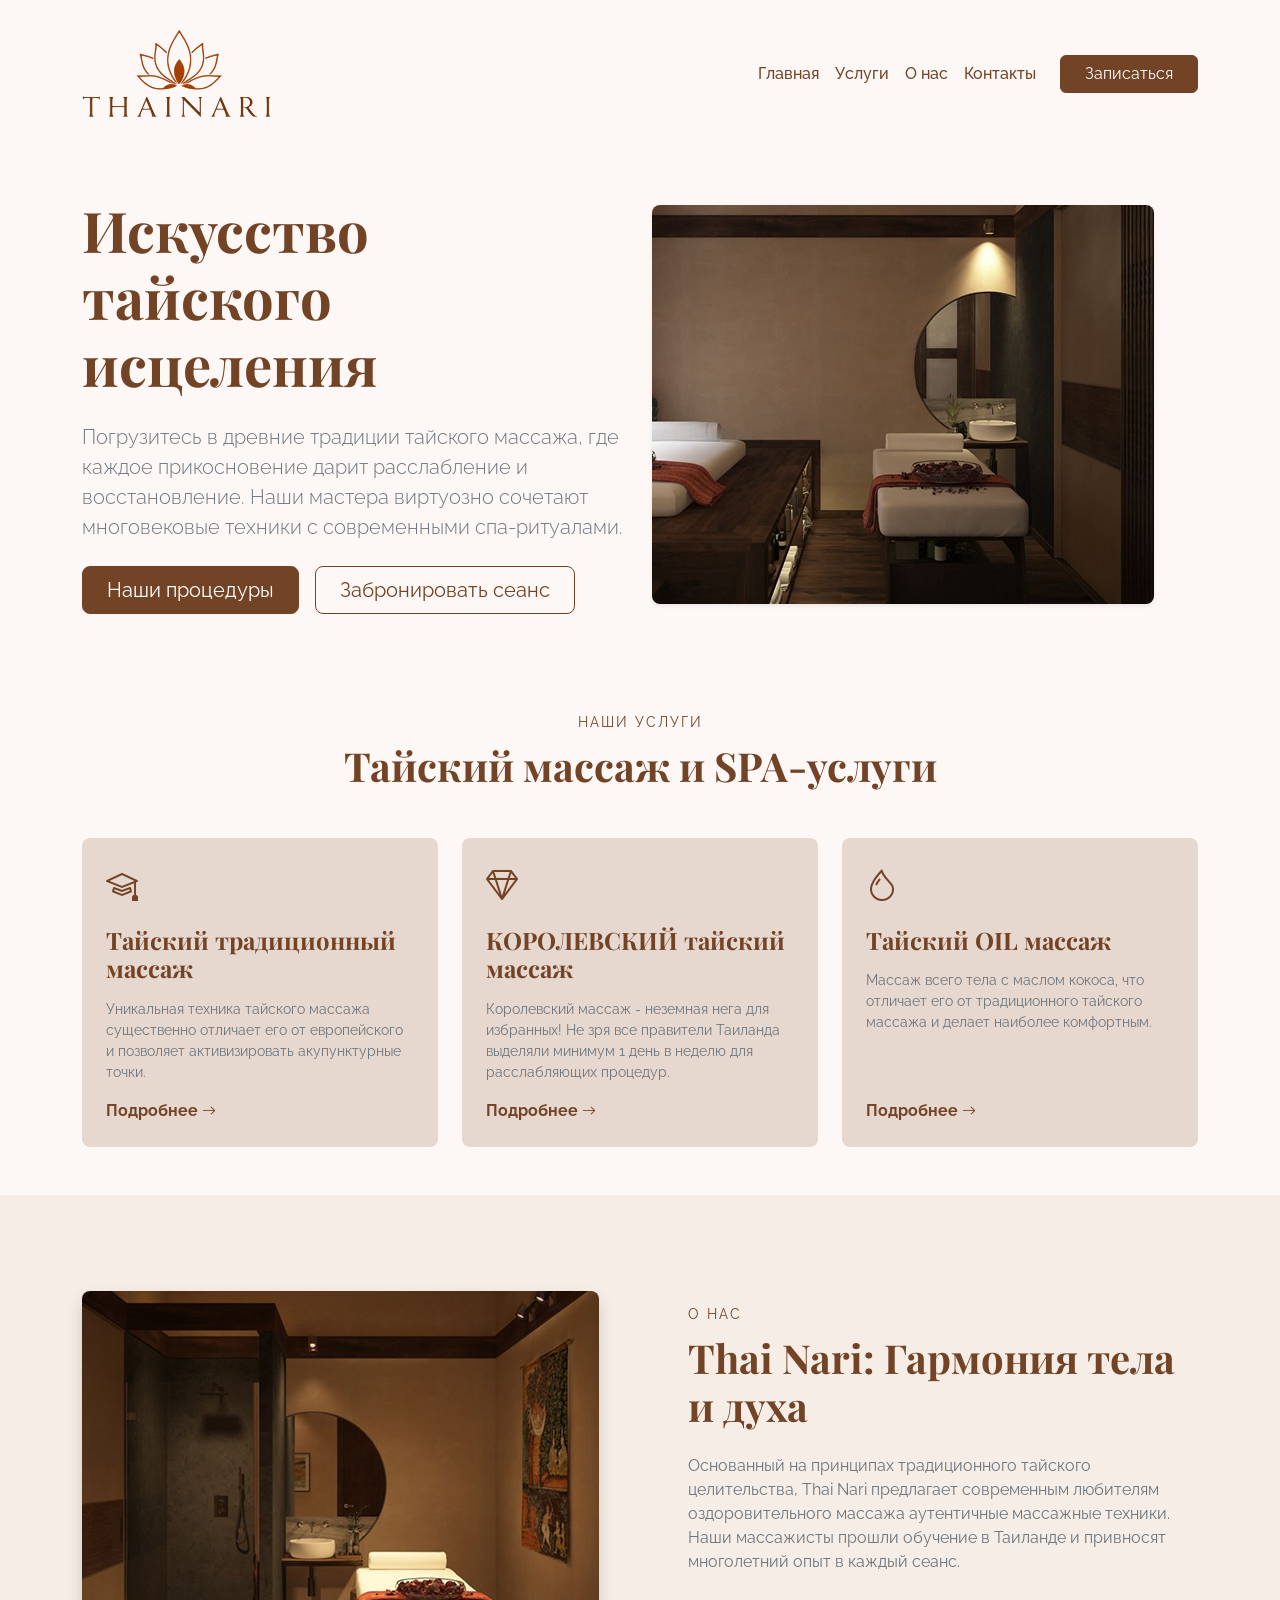
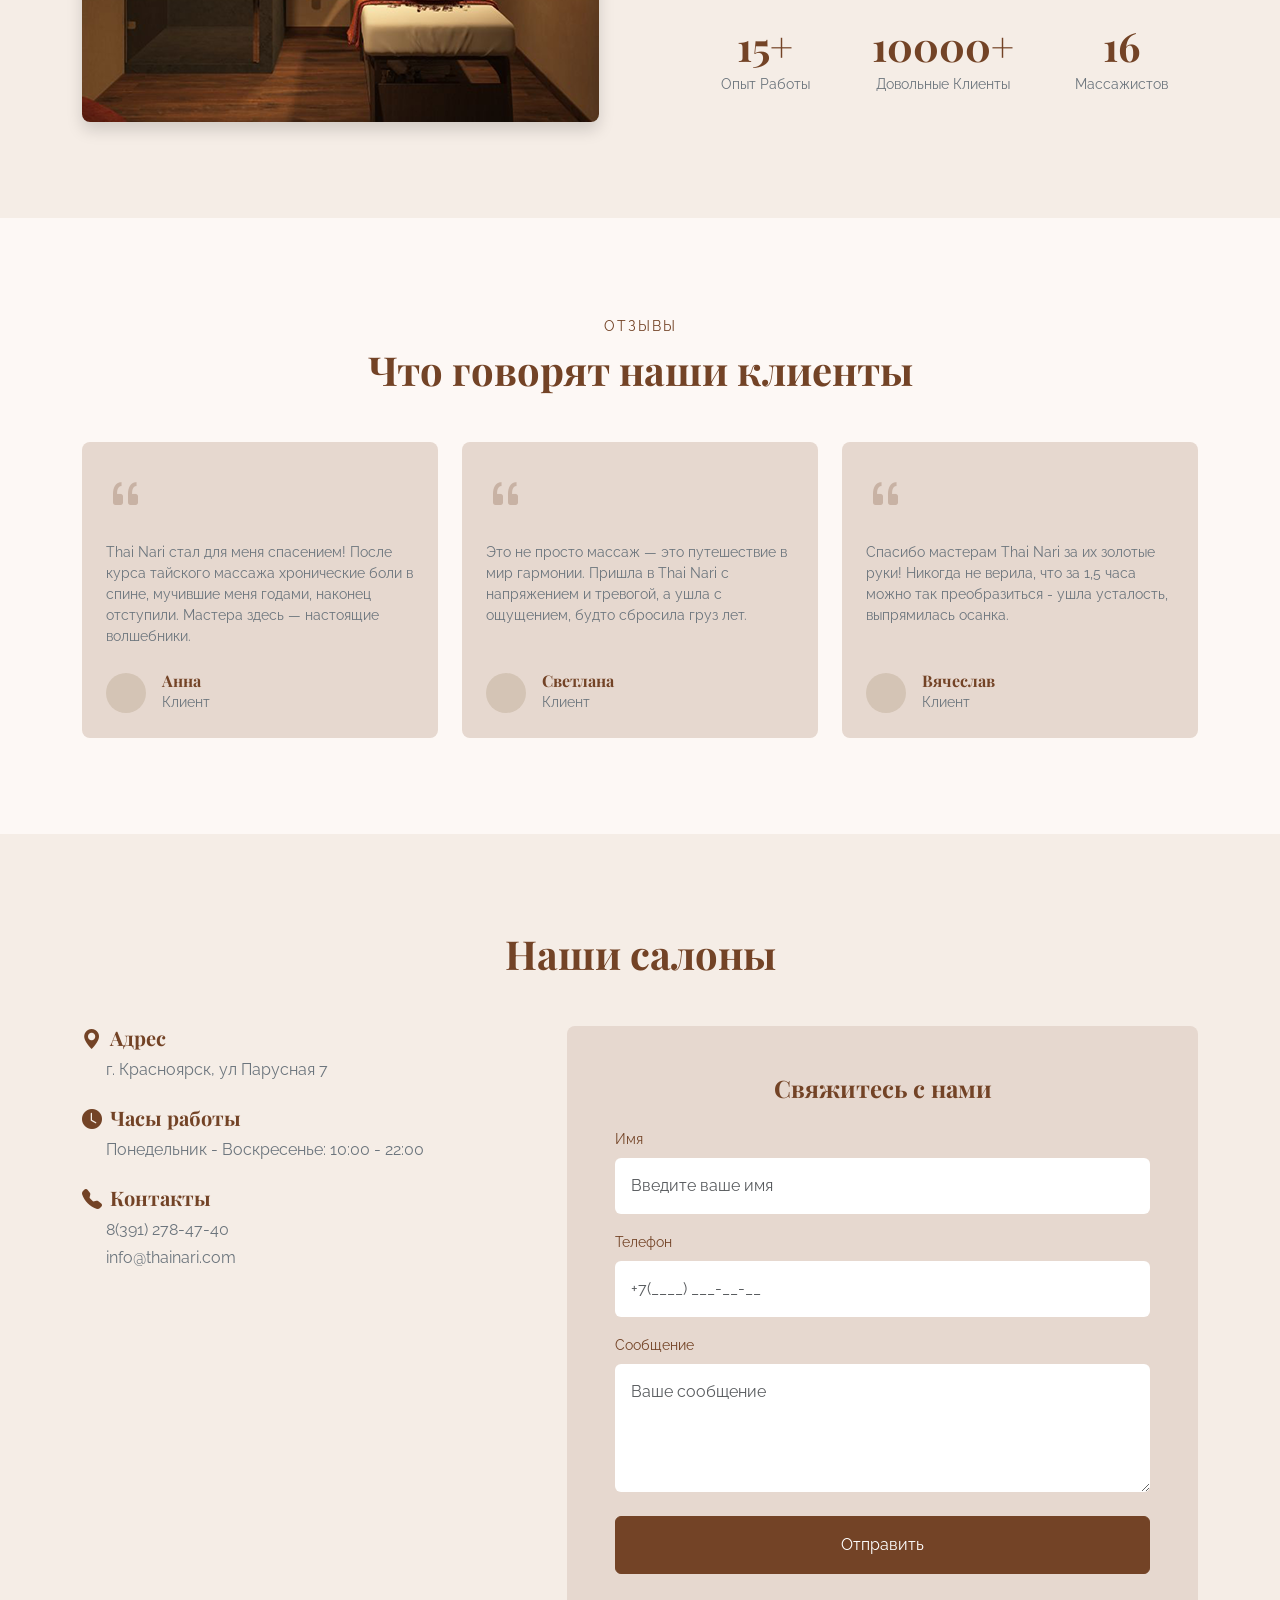
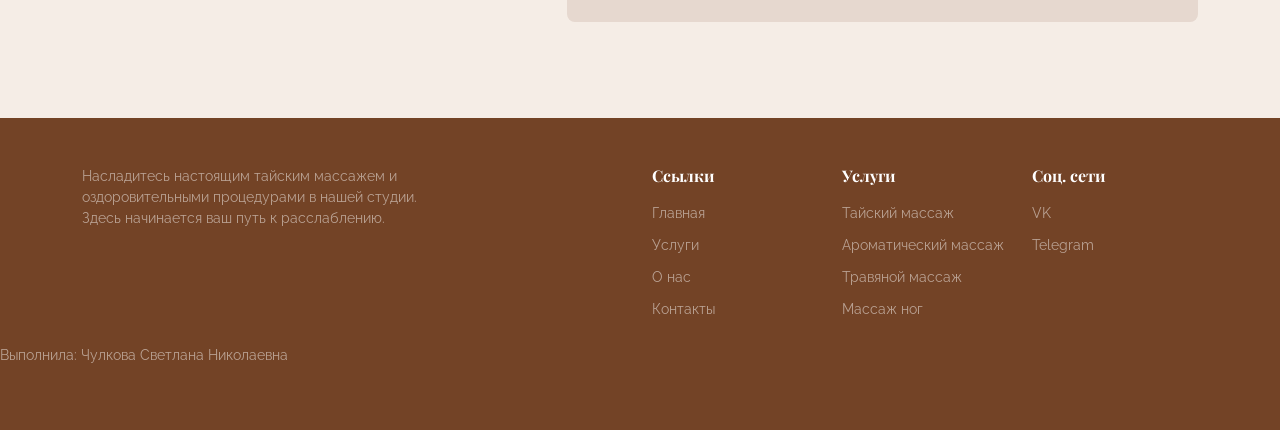
<file: index.html>
<!DOCTYPE html>
<html lang="ru">
<head>
    <meta charset="UTF-8">
    <meta name="viewport" content="width=device-width, initial-scale=1.0">
    <title>Thai Nari - Тайский массаж</title>
    
    <!-- Подключаем Bootstrap (локально) -->
    <link href="css/bootstrap.min.css" rel="stylesheet">
    <!-- Подключаем наши стили -->
    <link href="css/style.css" rel="stylesheet">
    
    <!-- Подключаем красивые шрифты от Google (бесплатно) -->
    <link href="https://fonts.googleapis.com/css2?family=Playfair+Display:wght@400;700&family=Raleway:wght@300;400;600&display=swap" rel="stylesheet">
    <!-- Подключаем иконки (Bootstrap Icons) -->
    <link rel="stylesheet" href="https://cdn.jsdelivr.net/npm/bootstrap-icons@1.11.1/font/bootstrap-icons.css">
</head>
<body>

    <!-- ================= ШАПКА (HEADER) ================= -->
    <nav class="navbar navbar-expand-lg py-4">
        <div class="container">
            <!-- Логотип -->
            <a class="navbar-brand d-flex align-items-center" href="#">
                <img src="images/logo.png" alt="Thai Nari Spa" class="img-fluid">
            </a>
            
            <!-- Кнопка меню для мобильных -->
            <button class="navbar-toggler" type="button" data-bs-toggle="collapse" data-bs-target="#navbarNav">
                <span class="navbar-toggler-icon"></span>
            </button>
            
            <!-- Меню -->
            <div class="collapse navbar-collapse justify-content-end" id="navbarNav">
                <ul class="navbar-nav align-items-center">
                    <li class="nav-item"><a class="nav-link" href="index.html">Главная</a></li>
                    <li class="nav-item"><a class="nav-link" href="services.html">Услуги</a></li>
                    <li class="nav-item"><a class="nav-link" href="about.html">О нас</a></li>
                    <li class="nav-item"><a class="nav-link" href="#contacts">Контакты</a></li>
                    <li class="nav-item ms-lg-3">
                        <a href="#" class="btn btn-brown px-4" data-bs-toggle="modal" data-bs-target="#bookingModal">Записаться</a>
                    </li>
                </ul>
            </div>
        </div>
    </nav>

    <!-- ================= ГЛАВНЫЙ ЭКРАН (HERO) ================= -->
    <section class="hero-section py-5">
        <div class="container">
            <div class="row align-items-center">
                <div class="col-lg-6 mb-4 mb-lg-0">
                    <h1 class="display-4 fw-bold text-brown mb-4">Искусство тайского исцеления</h1>
                    <p class="lead text-secondary mb-4">
                        Погрузитесь в древние традиции тайского массажа, где каждое прикосновение дарит расслабление и восстановление. Наши мастера виртуозно сочетают многовековые техники с современными спа-ритуалами.
                    </p>
                    <div class="d-flex gap-3">
                        <a href="services.html" class="btn btn-brown btn-lg px-4">Наши процедуры</a>
                        <a href="#" class="btn btn-outline-brown btn-lg px-4" data-bs-toggle="modal" data-bs-target="#bookingModal">Забронировать сеанс</a>
                    </div>
                </div>
                <div class="col-lg-6">
                    <img src="images/hero.png" alt="Thai Nari Spa" class="img-fluid rounded-3 shadow-sm">
                </div>
            </div>
        </div>
    </section>

    <!-- ================= УСЛУГИ ================= -->
    <section class="services-section py-5">
        <div class="container">
            <div class="text-center mb-5">
                <span class="text-uppercase text-brown letter-spacing-2 small">Наши услуги</span>
                <h2 class="display-6 fw-bold text-brown mt-2">Тайский массаж и SPA-услуги</h2>
            </div>
            
            <div class="row g-4">
                <!-- Карточка 1 -->
                <div class="col-md-4">
                    <div class="card h-100 border-0 bg-card p-4 rounded-3">
                        <div class="icon-box mb-3">
                            <i class="bi bi-mortarboard fs-2 text-brown"></i> <!-- Иконка -->
                        </div>
                        <h4 class="fw-bold text-brown mb-3">Тайский традиционный массаж</h4>
                        <p class="text-secondary small">Уникальная техника тайского массажа существенно отличает его от европейского и позволяет активизировать акупунктурные точки.</p>
                        <a href="#" class="text-brown fw-bold text-decoration-none mt-auto">Подробнее <i class="bi bi-arrow-right small"></i></a>
                    </div>
                </div>

                <!-- Карточка 2 -->
                <div class="col-md-4">
                    <div class="card h-100 border-0 bg-card p-4 rounded-3">
                        <div class="icon-box mb-3">
                            <i class="bi bi-gem fs-2 text-brown"></i> <!-- Иконка -->
                        </div>
                        <h4 class="fw-bold text-brown mb-3">КОРОЛЕВСКИЙ тайский массаж</h4>
                        <p class="text-secondary small">Королевский массаж - неземная нега для избранных! Не зря все правители Таиланда выделяли минимум 1 день в неделю для расслабляющих процедур.</p>
                        <a href="#" class="text-brown fw-bold text-decoration-none mt-auto">Подробнее <i class="bi bi-arrow-right small"></i></a>
                    </div>
                </div>

                <!-- Карточка 3 -->
                <div class="col-md-4">
                    <div class="card h-100 border-0 bg-card p-4 rounded-3">
                        <div class="icon-box mb-3">
                            <i class="bi bi-droplet fs-2 text-brown"></i> <!-- Иконка -->
                        </div>
                        <h4 class="fw-bold text-brown mb-3">Тайский ОIL массаж</h4>
                        <p class="text-secondary small">Массаж всего тела с маслом кокоса, что отличает его от традиционного тайского массажа и делает наиболее комфортным.</p>
                        <a href="#" class="text-brown fw-bold text-decoration-none mt-auto">Подробнее <i class="bi bi-arrow-right small"></i></a>
                    </div>
                </div>
            </div>
        </div>
    </section>

    <!-- ================= О НАС ================= -->
    <section class="about-section py-5 bg-light-beige">
        <div class="container py-5">
            <div class="row align-items-center">
                <div class="col-lg-6 mb-4 mb-lg-0">
                    <img src="images/about.png" alt="О нас" class="img-fluid rounded-3 shadow">
                </div>
                <div class="col-lg-6 ps-lg-5">
                    <span class="text-brown text-uppercase small letter-spacing-2">О нас</span>
                    <h2 class="display-6 fw-bold text-brown mb-4 mt-2">Thai Nari: Гармония тела и духа</h2>
                    <p class="text-secondary mb-4">
                        Основанный на принципах традиционного тайского целительства, Thai Nari предлагает современным любителям оздоровительного массажа аутентичные массажные техники. Наши массажисты прошли обучение в Таиланде и привносят многолетний опыт в каждый сеанс.
                    </p>
                    
                    <div class="row mt-5">
                        <div class="col-4 text-center">
                            <h3 class="fw-bold text-brown display-6 mb-0">15+</h3>
                            <p class="text-secondary small mt-1">Опыт Работы</p>
                        </div>
                        <div class="col-4 text-center">
                            <h3 class="fw-bold text-brown display-6 mb-0">10000+</h3>
                            <p class="text-secondary small mt-1">Довольные Клиенты</p>
                        </div>
                        <div class="col-4 text-center">
                            <h3 class="fw-bold text-brown display-6 mb-0">16</h3>
                            <p class="text-secondary small mt-1">Массажистов</p>
                        </div>
                    </div>
                </div>
            </div>
        </div>
    </section>

    <!-- ================= ОТЗЫВЫ ================= -->
    <section class="testimonials-section py-5">
        <div class="container py-5">
            <div class="text-center mb-5">
                <span class="text-brown text-uppercase small letter-spacing-2">Отзывы</span>
                <h2 class="display-6 fw-bold text-brown mt-2">Что говорят наши клиенты</h2>
            </div>

            <div class="row g-4">
                <!-- Отзыв 1 -->
                <div class="col-md-4">
                    <div class="card h-100 border-0 bg-card p-4 rounded-3">
                        <i class="bi bi-quote fs-1 text-brown opacity-25"></i>
                        <p class="text-secondary small mt-3 mb-4">
                            Thai Nari стал для меня спасением! После курса тайского массажа хронические боли в спине, мучившие меня годами, наконец отступили. Мастера здесь — настоящие волшебники.
                        </p>
                        <div class="d-flex align-items-center mt-auto">
                            <div class="bg-brown-light rounded-circle me-3" style="width: 40px; height: 40px;"></div> <!-- Аватарка -->
                            <div>
                                <h6 class="fw-bold text-brown mb-0">Анна</h6>
                                <small class="text-secondary">Клиент</small>
                            </div>
                        </div>
                    </div>
                </div>

                <!-- Отзыв 2 -->
                <div class="col-md-4">
                    <div class="card h-100 border-0 bg-card p-4 rounded-3">
                        <i class="bi bi-quote fs-1 text-brown opacity-25"></i>
                        <p class="text-secondary small mt-3 mb-4">
                            Это не просто массаж — это путешествие в мир гармонии. Пришла в Thai Nari с напряжением и тревогой, а ушла с ощущением, будто сбросила груз лет.
                        </p>
                        <div class="d-flex align-items-center mt-auto">
                            <div class="bg-brown-light rounded-circle me-3" style="width: 40px; height: 40px;"></div>
                            <div>
                                <h6 class="fw-bold text-brown mb-0">Светлана</h6>
                                <small class="text-secondary">Клиент</small>
                            </div>
                        </div>
                    </div>
                </div>

                <!-- Отзыв 3 -->
                <div class="col-md-4">
                    <div class="card h-100 border-0 bg-card p-4 rounded-3">
                        <i class="bi bi-quote fs-1 text-brown opacity-25"></i>
                        <p class="text-secondary small mt-3 mb-4">
                            Спасибо мастерам Thai Nari за их золотые руки! Никогда не верила, что за 1,5 часа можно так преобразиться - ушла усталость, выпрямилась осанка.
                        </p>
                        <div class="d-flex align-items-center mt-auto">
                            <div class="bg-brown-light rounded-circle me-3" style="width: 40px; height: 40px;"></div>
                            <div>
                                <h6 class="fw-bold text-brown mb-0">Вячеслав</h6>
                                <small class="text-secondary">Клиент</small>
                            </div>
                        </div>
                    </div>
                </div>
            </div>
        </div>
    </section>

    <!-- ================= КОНТАКТЫ И ФОРМА ================= -->
    <section class="contact-section py-5 bg-light-beige" id="contacts">
        <div class="container py-5">
            <h2 class="display-6 fw-bold text-brown text-center mb-5">Наши салоны</h2>
            
            <div class="row g-5">
                <!-- Информация -->
                <div class="col-lg-5">
                    <div class="mb-4">
                        <h5 class="fw-bold text-brown"><i class="bi bi-geo-alt-fill me-2"></i>Адрес</h5>
                        <p class="text-secondary ms-4">г. Красноярск, ул Парусная 7</p>
                    </div>
                    <div class="mb-4">
                        <h5 class="fw-bold text-brown"><i class="bi bi-clock-fill me-2"></i>Часы работы</h5>
                        <p class="text-secondary ms-4">Понедельник - Воскресенье: 10:00 - 22:00</p>
                    </div>
                    <div class="mb-4">
                        <h5 class="fw-bold text-brown"><i class="bi bi-telephone-fill me-2"></i>Контакты</h5>
                        <p class="text-secondary ms-4 mb-1">8(391) 278-47-40</p>
                        <p class="text-secondary ms-4">info@thainari.com</p>
                    </div>
                </div>

                <!-- Форма -->
                <div class="col-lg-7">
                    <div class="bg-card p-4 p-md-5 rounded-3">
                        <h4 class="fw-bold text-brown mb-4 text-center">Свяжитесь с нами</h4>
                        <form>
                            <div class="mb-3">
                                <label class="form-label text-brown small">Имя</label>
                                <input type="text" class="form-control bg-white border-0 p-3" placeholder="Введите ваше имя">
                            </div>
                            <div class="mb-3">
                                <label class="form-label text-brown small">Телефон</label>
                                <input type="tel" class="form-control bg-white border-0 p-3" placeholder="+7(____) ___-__-__">
                            </div>
                            <div class="mb-4">
                                <label class="form-label text-brown small">Сообщение</label>
                                <textarea class="form-control bg-white border-0 p-3" rows="4" placeholder="Ваше сообщение"></textarea>
                            </div>
                            <!-- CAPTCHA -->
                                <script src="https://www.google.com/recaptcha/api.js" async defer></script>
                                <div class="mb-4 text-center">
                                    <div class="g-recaptcha" data-sitekey="6Le1bP8sAAAAABuuyCJ-5CRoRQEEnHDvWvZhz9ML"></div>
                                </div>
                            <button type="submit" class="btn btn-brown w-100 py-3">Отправить</button>
                        </form>
                    </div>
                </div>
            </div>
        </div>
    </section>

    <!-- ================= ПОДВАЛ (FOOTER) ================= -->
    <footer class="footer-section py-5 text-white">
        <div class="container">
            <div class="row g-4">
                <div class="col-lg-4">
                    <p class="text-white-50 small">
                        Насладитесь настоящим тайским массажем и оздоровительными процедурами в нашей студии. Здесь начинается ваш путь к расслаблению.
                    </p>
                </div>
                <div class="col-lg-2 offset-lg-2">
                    <h6 class="fw-bold mb-3">Ссылки</h6>
                    <ul class="list-unstyled">
                        <li class="mb-2"><a href="#" class="text-white-50 text-decoration-none small">Главная</a></li>
                        <li class="mb-2"><a href="#" class="text-white-50 text-decoration-none small">Услуги</a></li>
                        <li class="mb-2"><a href="#" class="text-white-50 text-decoration-none small">О нас</a></li>
                        <li class="mb-2"><a href="#" class="text-white-50 text-decoration-none small">Контакты</a></li>
                    </ul>
                </div>
                <div class="col-lg-2">
                    <h6 class="fw-bold mb-3">Услуги</h6>
                    <ul class="list-unstyled">
                        <li class="mb-2"><a href="#" class="text-white-50 text-decoration-none small">Тайский массаж</a></li>
                        <li class="mb-2"><a href="#" class="text-white-50 text-decoration-none small">Ароматический массаж</a></li>
                        <li class="mb-2"><a href="#" class="text-white-50 text-decoration-none small">Травяной массаж</a></li>
                        <li class="mb-2"><a href="#" class="text-white-50 text-decoration-none small">Массаж ног</a></li>
                    </ul>
                </div>
                <div class="col-lg-2">
                    <h6 class="fw-bold mb-3">Соц. сети</h6>
                    <ul class="list-unstyled">
                        <li class="mb-2"><a href="#" class="text-white-50 text-decoration-none small">VK</a></li>
                        <li class="mb-2"><a href="#" class="text-white-50 text-decoration-none small">Telegram</a></li>
                    </ul>
                </div>
            </div>
        </div>
             <p class="text-white-50 small mt-2">Выполнила: Чулкова Светлана Николаевна</p>
                </footer>
    
    <!-- МОДАЛЬНОЕ ОКНО ЗАПИСИ -->
    <div class="modal fade" id="bookingModal" tabindex="-1" aria-hidden="true">
        <div class="modal-dialog modal-dialog-centered">
            <div class="modal-content border-0 rounded-3">
                <div class="modal-header border-0 pb-0">
                    <h5 class="modal-title fw-bold text-brown">Записаться на сеанс</h5>
                    <button type="button" class="btn-close" data-bs-dismiss="modal" aria-label="Закрыть"></button>
                </div>
                <div class="modal-body">
                    <form>
                        <div class="mb-3">
                            <label class="form-label text-brown small">Ваше имя</label>
                            <input type="text" class="form-control bg-light-beige border-0 p-3" placeholder="Введите имя">
                        </div>
                        <div class="mb-4">
                            <label class="form-label text-brown small">Телефон</label>
                            <input type="tel" class="form-control bg-light-beige border-0 p-3" placeholder="+7(____) ___-__-__">
                        </div>
                        <button type="submit" class="btn btn-brown w-100 py-3">Записаться</button>
                    </form>
                </div>
            </div>
        </div>
    </div>

    <!-- Подключаем JavaScript Bootstrap -->
    <script src="bootstrap.bundle.min.js"></script>
</body>
</html>
</file>
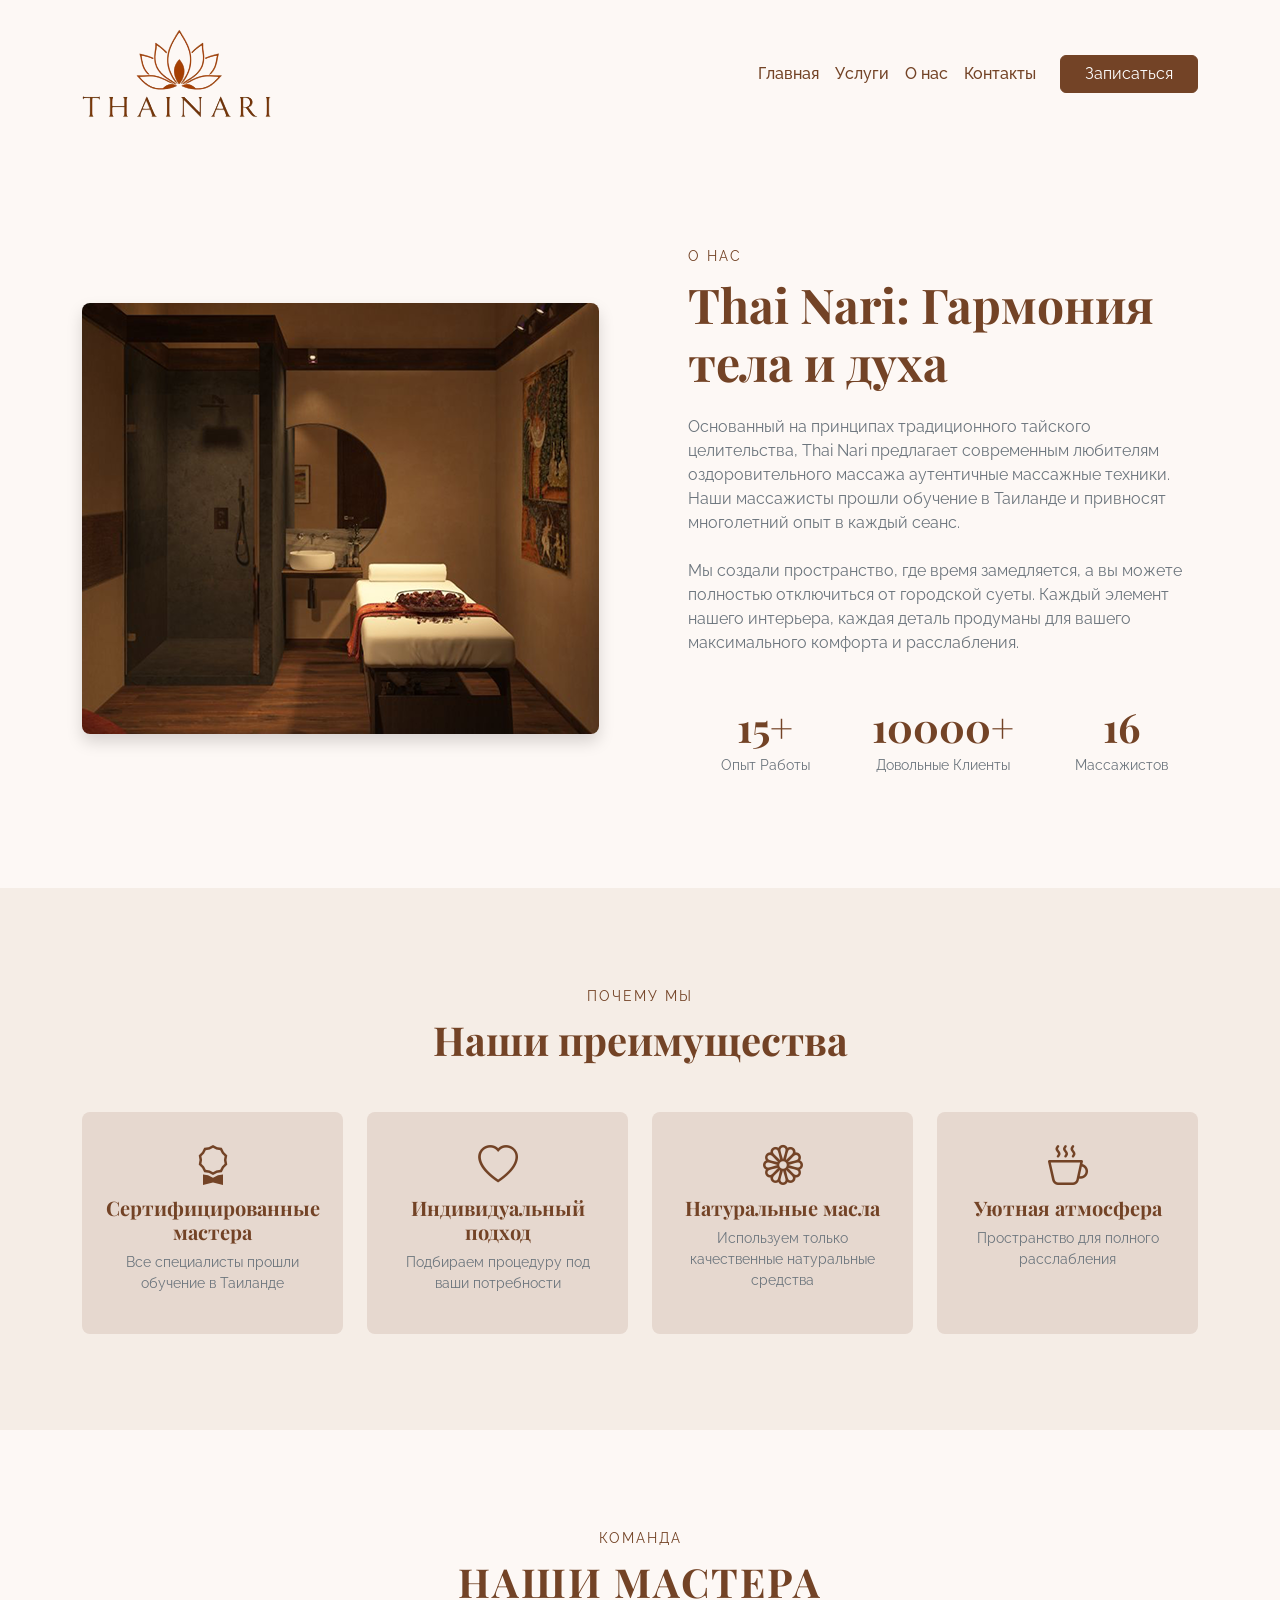
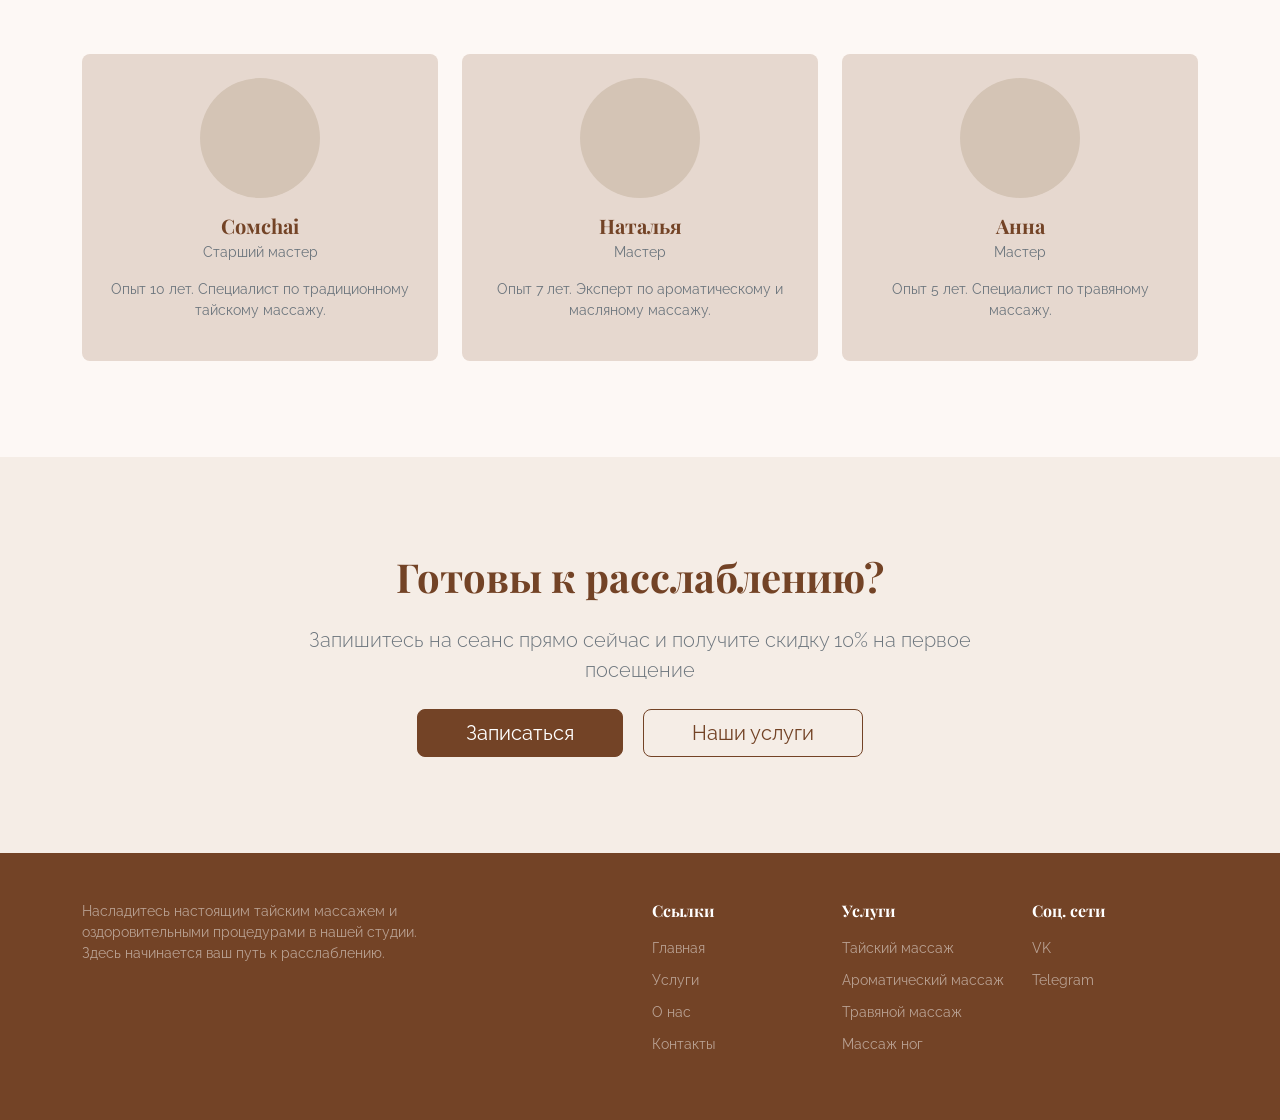
<file: about.html>
<!DOCTYPE html>
<html lang="ru">
<head>
    <meta charset="UTF-8">
    <meta name="viewport" content="width=device-width, initial-scale=1.0">
    <title>О нас - Thai Nari</title>
    
    <link href="css/bootstrap.min.css" rel="stylesheet">
    <link href="css/style.css" rel="stylesheet">
    <link href="https://fonts.googleapis.com/css2?family=Playfair+Display:wght@400;700&family=Raleway:wght@300;400;600&display=swap" rel="stylesheet">
    <link rel="stylesheet" href="https://cdn.jsdelivr.net/npm/bootstrap-icons@1.11.1/font/bootstrap-icons.css">
</head>
<body>

    <!-- ШАПКА -->
    <nav class="navbar navbar-expand-lg py-4">
        <div class="container">
            <a class="navbar-brand d-flex align-items-center" href="index.html">
                <img src="images/logo.png" alt="Thai Nari Spa" class="img-fluid">
            </a>
            
            <button class="navbar-toggler" type="button" data-bs-toggle="collapse" data-bs-target="#navbarNav">
                <span class="navbar-toggler-icon"></span>
            </button>
            
            <div class="collapse navbar-collapse justify-content-end" id="navbarNav">
                <ul class="navbar-nav align-items-center">
                    <li class="nav-item"><a class="nav-link" href="index.html">Главная</a></li>
                    <li class="nav-item"><a class="nav-link" href="services.html">Услуги</a></li>
                    <li class="nav-item"><a class="nav-link active" href="about.html">О нас</a></li>
                    <li class="nav-item"><a class="nav-link" href="index.html#contacts">Контакты</a></li>
                    <li class="nav-item ms-lg-3">
                        <a href="#" class="btn btn-brown px-4" data-bs-toggle="modal" data-bs-target="#bookingModal">Записаться</a>
                    </li>
                </ul>
            </div>
        </div>
    </nav>

    <!-- О НАС - ОСНОВНОЙ БЛОК -->
    <section class="about-section py-5">
        <div class="container py-5">
            <div class="row align-items-center">
                <div class="col-lg-6 mb-4 mb-lg-0">
                    <img src="images/about.png" alt="О нас" class="img-fluid rounded-3 shadow">
                </div>
                <div class="col-lg-6 ps-lg-5">
                    <span class="text-brown text-uppercase small letter-spacing-2">О нас</span>
                    <h1 class="display-5 fw-bold text-brown mb-4 mt-2">Thai Nari: Гармония тела и духа</h1>
                    <p class="text-secondary mb-4">
                        Основанный на принципах традиционного тайского целительства, Thai Nari предлагает современным любителям оздоровительного массажа аутентичные массажные техники. Наши массажисты прошли обучение в Таиланде и привносят многолетний опыт в каждый сеанс.
                    </p>
                    <p class="text-secondary mb-4">
                        Мы создали пространство, где время замедляется, а вы можете полностью отключиться от городской суеты. Каждый элемент нашего интерьера, каждая деталь продуманы для вашего максимального комфорта и расслабления.
                    </p>
                    
                    <div class="row mt-5">
                        <div class="col-4 text-center">
                            <h3 class="fw-bold text-brown display-6 mb-0">15+</h3>
                            <p class="text-secondary small mt-1">Опыт Работы</p>
                        </div>
                        <div class="col-4 text-center">
                            <h3 class="fw-bold text-brown display-6 mb-0">10000+</h3>
                            <p class="text-secondary small mt-1">Довольные Клиенты</p>
                        </div>
                        <div class="col-4 text-center">
                            <h3 class="fw-bold text-brown display-6 mb-0">16</h3>
                            <p class="text-secondary small mt-1">Массажистов</p>
                        </div>
                    </div>
                </div>
            </div>
        </div>
    </section>

    <!-- НАШИ ПРЕИМУЩЕСТВА -->
    <section class="py-5 bg-light-beige">
        <div class="container py-5">
            <div class="text-center mb-5">
                <span class="text-uppercase text-brown letter-spacing-2 small">Почему мы</span>
                <h2 class="display-6 fw-bold text-brown mt-2">Наши преимущества</h2>
            </div>
            
            <div class="row g-4">
                <div class="col-md-3 text-center">
                    <div class="bg-card p-4 rounded-3 h-100">
                        <i class="bi bi-award fs-1 text-brown mb-3"></i>
                        <h5 class="fw-bold text-brown">Сертифицированные мастера</h5>
                        <p class="text-secondary small mt-2">Все специалисты прошли обучение в Таиланде</p>
                    </div>
                </div>
                
                <div class="col-md-3 text-center">
                    <div class="bg-card p-4 rounded-3 h-100">
                        <i class="bi bi-heart fs-1 text-brown mb-3"></i>
                        <h5 class="fw-bold text-brown">Индивидуальный подход</h5>
                        <p class="text-secondary small mt-2">Подбираем процедуру под ваши потребности</p>
                    </div>
                </div>
                
                <div class="col-md-3 text-center">
                    <div class="bg-card p-4 rounded-3 h-100">
                        <i class="bi bi-flower1 fs-1 text-brown mb-3"></i>
                        <h5 class="fw-bold text-brown">Натуральные масла</h5>
                        <p class="text-secondary small mt-2">Используем только качественные натуральные средства</p>
                    </div>
                </div>
                
                <div class="col-md-3 text-center">
                    <div class="bg-card p-4 rounded-3 h-100">
                        <i class="bi bi-cup-hot fs-1 text-brown mb-3"></i>
                        <h5 class="fw-bold text-brown">Уютная атмосфера</h5>
                        <p class="text-secondary small mt-2">Пространство для полного расслабления</p>
                    </div>
                </div>
            </div>
        </div>
    </section>

    <!-- КОМАНДА -->
    <section class="py-5">
        <div class="container py-5">
            <div class="text-center mb-5">
                <span class="text-uppercase text-brown letter-spacing-2 small">Команда</h2>
                <h2 class="display-6 fw-bold text-brown mt-2">Наши мастера</h2>
            </div>
            
            <div class="row g-4">
                <div class="col-md-4">
                    <div class="card h-100 border-0 bg-card p-4 rounded-3 text-center">
                        <div class="bg-brown-light rounded-circle mx-auto mb-3" style="width: 120px; height: 120px;"></div>
                        <h5 class="fw-bold text-brown mb-1">Сомchai</h5>
                        <p class="text-secondary small mb-3">Старший мастер</p>
                        <p class="text-secondary small">Опыт 10 лет. Специалист по традиционному тайскому массажу.</p>
                    </div>
                </div>
                
                <div class="col-md-4">
                    <div class="card h-100 border-0 bg-card p-4 rounded-3 text-center">
                        <div class="bg-brown-light rounded-circle mx-auto mb-3" style="width: 120px; height: 120px;"></div>
                        <h5 class="fw-bold text-brown mb-1">Наталья</h5>
                        <p class="text-secondary small mb-3">Мастер</p>
                        <p class="text-secondary small">Опыт 7 лет. Эксперт по ароматическому и масляному массажу.</p>
                    </div>
                </div>
                
                <div class="col-md-4">
                    <div class="card h-100 border-0 bg-card p-4 rounded-3 text-center">
                        <div class="bg-brown-light rounded-circle mx-auto mb-3" style="width: 120px; height: 120px;"></div>
                        <h5 class="fw-bold text-brown mb-1">Анна</h5>
                        <p class="text-secondary small mb-3">Мастер</p>
                        <p class="text-secondary small">Опыт 5 лет. Специалист по травяному массажу.</p>
                    </div>
                </div>
            </div>
        </div>
    </section>

    <!-- ПРИЗЫВ К ДЕЙСТВИЮ -->
    <section class="py-5 bg-light-beige">
        <div class="container py-5">
            <div class="row justify-content-center">
                <div class="col-lg-8 text-center">
                    <h2 class="display-6 fw-bold text-brown mb-4">Готовы к расслаблению?</h2>
                    <p class="lead text-secondary mb-4">Запишитесь на сеанс прямо сейчас и получите скидку 10% на первое посещение</p>
                    <a href="index.html#contacts" class="btn btn-brown btn-lg px-5 me-3">Записаться</a>
                    <a href="services.html" class="btn btn-outline-brown btn-lg px-5">Наши услуги</a>
                </div>
            </div>
        </div>
    </section>

    <!-- ПОДВАЛ -->
    <footer class="footer-section py-5 text-white">
        <div class="container">
            <div class="row g-4">
                <div class="col-lg-4">
                    <p class="text-white-50 small">
                        Насладитесь настоящим тайским массажем и оздоровительными процедурами в нашей студии. Здесь начинается ваш путь к расслаблению.
                    </p>
                </div>
                <div class="col-lg-2 offset-lg-2">
                    <h6 class="fw-bold mb-3">Ссылки</h6>
                    <ul class="list-unstyled">
                        <li class="mb-2"><a href="index.html" class="text-white-50 text-decoration-none small">Главная</a></li>
                        <li class="mb-2"><a href="services.html" class="text-white-50 text-decoration-none small">Услуги</a></li>
                        <li class="mb-2"><a href="about.html" class="text-white-50 text-decoration-none small">О нас</a></li>
                        <li class="mb-2"><a href="index.html#contacts" class="text-white-50 text-decoration-none small">Контакты</a></li>
                    </ul>
                </div>
                <div class="col-lg-2">
                    <h6 class="fw-bold mb-3">Услуги</h6>
                    <ul class="list-unstyled">
                        <li class="mb-2"><a href="#" class="text-white-50 text-decoration-none small">Тайский массаж</a></li>
                        <li class="mb-2"><a href="#" class="text-white-50 text-decoration-none small">Ароматический массаж</a></li>
                        <li class="mb-2"><a href="#" class="text-white-50 text-decoration-none small">Травяной массаж</a></li>
                        <li class="mb-2"><a href="#" class="text-white-50 text-decoration-none small">Массаж ног</a></li>
                    </ul>
                </div>
                <div class="col-lg-2">
                    <h6 class="fw-bold mb-3">Соц. сети</h6>
                    <ul class="list-unstyled">
                        <li class="mb-2"><a href="#" class="text-white-50 text-decoration-none small">VK</a></li>
                        <li class="mb-2"><a href="#" class="text-white-50 text-decoration-none small">Telegram</a></li>
                    </ul>
                </div>
            </div>
        </div>
    </footer>
    
    <!-- МОДАЛЬНОЕ ОКНО ЗАПИСИ -->
    <div class="modal fade" id="bookingModal" tabindex="-1" aria-hidden="true">
        <div class="modal-dialog modal-dialog-centered">
            <div class="modal-content border-0 rounded-3">
                <div class="modal-header border-0 pb-0">
                    <h5 class="modal-title fw-bold text-brown">Записаться на сеанс</h5>
                    <button type="button" class="btn-close" data-bs-dismiss="modal" aria-label="Закрыть"></button>
                </div>
                <div class="modal-body">
                    <form>
                        <div class="mb-3">
                            <label class="form-label text-brown small">Ваше имя</label>
                            <input type="text" class="form-control bg-light-beige border-0 p-3" placeholder="Введите имя">
                        </div>
                        <div class="mb-4">
                            <label class="form-label text-brown small">Телефон</label>
                            <input type="tel" class="form-control bg-light-beige border-0 p-3" placeholder="+7(____) ___-__-__">
                        </div>
                        <button type="submit" class="btn btn-brown w-100 py-3">Записаться</button>
                    </form>
                </div>
            </div>
        </div>
    </div>

    <script src="bootstrap.bundle.min.js"></script>
</body>
</html>
</file>
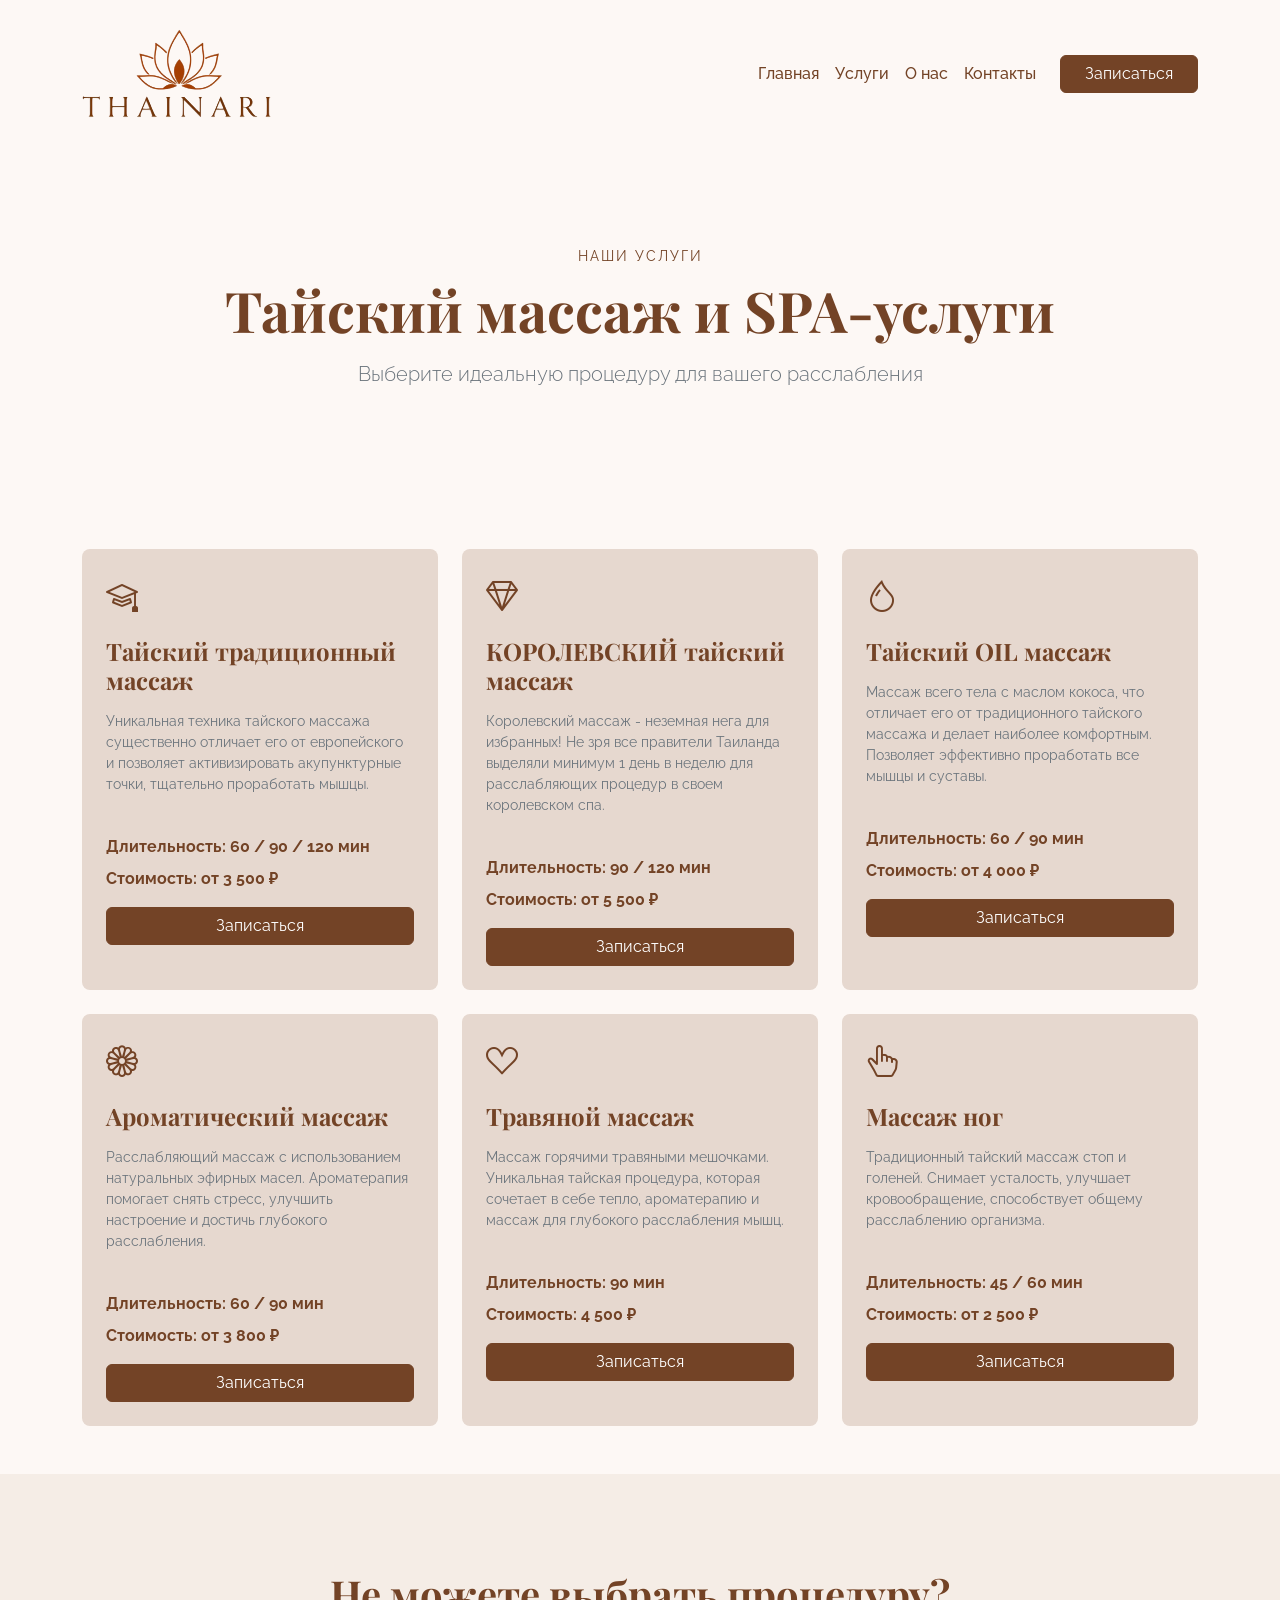
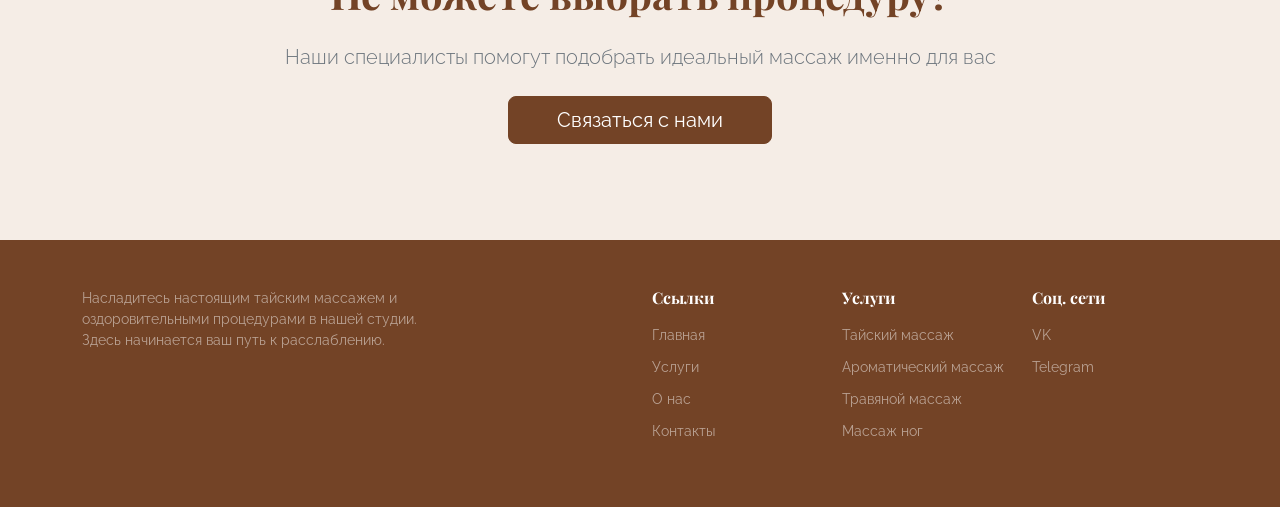
<file: services.html>
<!DOCTYPE html>
<html lang="ru">
<head>
    <meta charset="UTF-8">
    <meta name="viewport" content="width=device-width, initial-scale=1.0">
    <title>Услуги - Thai Nari</title>
    
    <link href="css/bootstrap.min.css" rel="stylesheet">
    <link href="css/style.css" rel="stylesheet">
    <link href="https://fonts.googleapis.com/css2?family=Playfair+Display:wght@400;700&family=Raleway:wght@300;400;600&display=swap" rel="stylesheet">
    <link rel="stylesheet" href="https://cdn.jsdelivr.net/npm/bootstrap-icons@1.11.1/font/bootstrap-icons.css">
</head>
<body>

    <!-- ШАПКА -->
    <nav class="navbar navbar-expand-lg py-4">
        <div class="container">
            <a class="navbar-brand d-flex align-items-center" href="index.html">
                <img src="images/logo.png" alt="Thai Nari Spa" class="img-fluid">
            </a>
            
            <button class="navbar-toggler" type="button" data-bs-toggle="collapse" data-bs-target="#navbarNav">
                <span class="navbar-toggler-icon"></span>
            </button>
            
            <div class="collapse navbar-collapse justify-content-end" id="navbarNav">
                <ul class="navbar-nav align-items-center">
                    <li class="nav-item"><a class="nav-link" href="index.html">Главная</a></li>
                    <li class="nav-item"><a class="nav-link active" href="services.html">Услуги</a></li>
                    <li class="nav-item"><a class="nav-link" href="about.html">О нас</a></li>
                    <li class="nav-item"><a class="nav-link" href="index.html#contacts">Контакты</a></li>
                    <li class="nav-item ms-lg-3">
                        <a href="#" class="btn btn-brown px-4" data-bs-toggle="modal" data-bs-target="#bookingModal">Записаться</a>
                    </li>
                </ul>
            </div>
        </div>
    </nav>

    <!-- ЗАГОЛОВОК СТРАНИЦЫ -->
    <section class="py-5">
        <div class="container py-5">
            <div class="text-center">
                <span class="text-uppercase text-brown letter-spacing-2 small">Наши услуги</span>
                <h1 class="display-4 fw-bold text-brown mt-2">Тайский массаж и SPA-услуги</h1>
                <p class="lead text-secondary mt-3">Выберите идеальную процедуру для вашего расслабления</p>
            </div>
        </div>
    </section>

    <!-- УСЛУГИ -->
    <section class="services-section py-5">
        <div class="container">
            <div class="row g-4">
                <!-- Карточка 1 -->
                <div class="col-md-4">
                    <div class="card h-100 border-0 bg-card p-4 rounded-3">
                        <div class="icon-box mb-3">
                            <i class="bi bi-mortarboard fs-2 text-brown"></i>
                        </div>
                        <h4 class="fw-bold text-brown mb-3">Тайский традиционный массаж</h4>
                        <p class="text-secondary small">Уникальная техника тайского массажа существенно отличает его от европейского и позволяет активизировать акупунктурные точки, тщательно проработать мышцы.</p>
                        <div class="mt-4">
                            <p class="text-brown fw-bold mb-2">Длительность: 60 / 90 / 120 мин</p>
                            <p class="text-brown fw-bold mb-3">Стоимость: от 3 500 ₽</p>
                            <a href="#" class="btn btn-brown w-100">Записаться</a>
                        </div>
                    </div>
                </div>

                <!-- Карточка 2 -->
                <div class="col-md-4">
                    <div class="card h-100 border-0 bg-card p-4 rounded-3">
                        <div class="icon-box mb-3">
                            <i class="bi bi-gem fs-2 text-brown"></i>
                        </div>
                        <h4 class="fw-bold text-brown mb-3">КОРОЛЕВСКИЙ тайский массаж</h4>
                        <p class="text-secondary small">Королевский массаж - неземная нега для избранных! Не зря все правители Таиланда выделяли минимум 1 день в неделю для расслабляющих процедур в своем королевском спа.</p>
                        <div class="mt-4">
                            <p class="text-brown fw-bold mb-2">Длительность: 90 / 120 мин</p>
                            <p class="text-brown fw-bold mb-3">Стоимость: от 5 500 ₽</p>
                            <a href="#" class="btn btn-brown w-100">Записаться</a>
                        </div>
                    </div>
                </div>

                <!-- Карточка 3 -->
                <div class="col-md-4">
                    <div class="card h-100 border-0 bg-card p-4 rounded-3">
                        <div class="icon-box mb-3">
                            <i class="bi bi-droplet fs-2 text-brown"></i>
                        </div>
                        <h4 class="fw-bold text-brown mb-3">Тайский OIL массаж</h4>
                        <p class="text-secondary small">Массаж всего тела с маслом кокоса, что отличает его от традиционного тайского массажа и делает наиболее комфортным. Позволяет эффективно проработать все мышцы и суставы.</p>
                        <div class="mt-4">
                            <p class="text-brown fw-bold mb-2">Длительность: 60 / 90 мин</p>
                            <p class="text-brown fw-bold mb-3">Стоимость: от 4 000 ₽</p>
                            <a href="#" class="btn btn-brown w-100">Записаться</a>
                        </div>
                    </div>
                </div>

                <!-- Карточка 4 -->
                <div class="col-md-4">
                    <div class="card h-100 border-0 bg-card p-4 rounded-3">
                        <div class="icon-box mb-3">
                            <i class="bi bi-flower1 fs-2 text-brown"></i>
                        </div>
                        <h4 class="fw-bold text-brown mb-3">Ароматический массаж</h4>
                        <p class="text-secondary small">Расслабляющий массаж с использованием натуральных эфирных масел. Ароматерапия помогает снять стресс, улучшить настроение и достичь глубокого расслабления.</p>
                        <div class="mt-4">
                            <p class="text-brown fw-bold mb-2">Длительность: 60 / 90 мин</p>
                            <p class="text-brown fw-bold mb-3">Стоимость: от 3 800 ₽</p>
                            <a href="#" class="btn btn-brown w-100">Записаться</a>
                        </div>
                    </div>
                </div>

                <!-- Карточка 5 -->
                <div class="col-md-4">
                    <div class="card h-100 border-0 bg-card p-4 rounded-3">
                        <div class="icon-box mb-3">
                            <i class="bi bi-suit-heart fs-2 text-brown"></i>
                        </div>
                        <h4 class="fw-bold text-brown mb-3">Травяной массаж</h4>
                        <p class="text-secondary small">Массаж горячими травяными мешочками. Уникальная тайская процедура, которая сочетает в себе тепло, ароматерапию и массаж для глубокого расслабления мышц.</p>
                        <div class="mt-4">
                            <p class="text-brown fw-bold mb-2">Длительность: 90 мин</p>
                            <p class="text-brown fw-bold mb-3">Стоимость: 4 500 ₽</p>
                            <a href="#" class="btn btn-brown w-100">Записаться</a>
                        </div>
                    </div>
                </div>

                <!-- Карточка 6 -->
                <div class="col-md-4">
                    <div class="card h-100 border-0 bg-card p-4 rounded-3">
                        <div class="icon-box mb-3">
                            <i class="bi bi-hand-index-thumb fs-2 text-brown"></i>
                        </div>
                        <h4 class="fw-bold text-brown mb-3">Массаж ног</h4>
                        <p class="text-secondary small">Традиционный тайский массаж стоп и голеней. Снимает усталость, улучшает кровообращение, способствует общему расслаблению организма.</p>
                        <div class="mt-4">
                            <p class="text-brown fw-bold mb-2">Длительность: 45 / 60 мин</p>
                            <p class="text-brown fw-bold mb-3">Стоимость: от 2 500 ₽</p>
                            <a href="#" class="btn btn-brown w-100">Записаться</a>
                        </div>
                    </div>
                </div>
            </div>
        </div>
    </section>

    <!-- ПРИЗЫВ К ДЕЙСТВИЮ -->
    <section class="py-5 bg-light-beige">
        <div class="container py-5">
            <div class="row justify-content-center">
                <div class="col-lg-8 text-center">
                    <h2 class="display-6 fw-bold text-brown mb-4">Не можете выбрать процедуру?</h2>
                    <p class="lead text-secondary mb-4">Наши специалисты помогут подобрать идеальный массаж именно для вас</p>
                    <a href="index.html#contacts" class="btn btn-brown btn-lg px-5">Связаться с нами</a>
                </div>
            </div>
        </div>
    </section>

    <!-- ПОДВАЛ -->
    <footer class="footer-section py-5 text-white">
        <div class="container">
            <div class="row g-4">
                <div class="col-lg-4">
                    <p class="text-white-50 small">
                        Насладитесь настоящим тайским массажем и оздоровительными процедурами в нашей студии. Здесь начинается ваш путь к расслаблению.
                    </p>
                </div>
                <div class="col-lg-2 offset-lg-2">
                    <h6 class="fw-bold mb-3">Ссылки</h6>
                    <ul class="list-unstyled">
                        <li class="mb-2"><a href="index.html" class="text-white-50 text-decoration-none small">Главная</a></li>
                        <li class="mb-2"><a href="services.html" class="text-white-50 text-decoration-none small">Услуги</a></li>
                        <li class="mb-2"><a href="about.html" class="text-white-50 text-decoration-none small">О нас</a></li>
                        <li class="mb-2"><a href="index.html#contacts" class="text-white-50 text-decoration-none small">Контакты</a></li>
                    </ul>
                </div>
                <div class="col-lg-2">
                    <h6 class="fw-bold mb-3">Услуги</h6>
                    <ul class="list-unstyled">
                        <li class="mb-2"><a href="#" class="text-white-50 text-decoration-none small">Тайский массаж</a></li>
                        <li class="mb-2"><a href="#" class="text-white-50 text-decoration-none small">Ароматический массаж</a></li>
                        <li class="mb-2"><a href="#" class="text-white-50 text-decoration-none small">Травяной массаж</a></li>
                        <li class="mb-2"><a href="#" class="text-white-50 text-decoration-none small">Массаж ног</a></li>
                    </ul>
                </div>
                <div class="col-lg-2">
                    <h6 class="fw-bold mb-3">Соц. сети</h6>
                    <ul class="list-unstyled">
                        <li class="mb-2"><a href="#" class="text-white-50 text-decoration-none small">VK</a></li>
                        <li class="mb-2"><a href="#" class="text-white-50 text-decoration-none small">Telegram</a></li>
                    </ul>
                </div>
            </div>
        </div>
    </footer>
    <!-- МОДАЛЬНОЕ ОКНО ЗАПИСИ -->
    <div class="modal fade" id="bookingModal" tabindex="-1" aria-hidden="true">
        <div class="modal-dialog modal-dialog-centered">
            <div class="modal-content border-0 rounded-3">
                <div class="modal-header border-0 pb-0">
                    <h5 class="modal-title fw-bold text-brown">Записаться на сеанс</h5>
                    <button type="button" class="btn-close" data-bs-dismiss="modal" aria-label="Закрыть"></button>
                </div>
                <div class="modal-body">
                    <form>
                        <div class="mb-3">
                            <label class="form-label text-brown small">Ваше имя</label>
                            <input type="text" class="form-control bg-light-beige border-0 p-3" placeholder="Введите имя">
                        </div>
                        <div class="mb-4">
                            <label class="form-label text-brown small">Телефон</label>
                            <input type="tel" class="form-control bg-light-beige border-0 p-3" placeholder="+7(____) ___-__-__">
                        </div>
                        <button type="submit" class="btn btn-brown w-100 py-3">Записаться</button>
                    </form>
                </div>
            </div>
        </div>
    </div>
    <script src="bootstrap.bundle.min.js"></script>
</body>
</html>
</file>
<file: css/style.css>
/* Общие настройки */
body {
    font-family: 'Raleway', sans-serif; /* Основной шрифт */
    background-color: #FDF8F5; /* Светлый фон сайта */
    color: #555;
}

h1, h2, h3, h4, h5, h6, .logo-text {
    font-family: 'Playfair Display', serif; /* Шрифт заголовков */
}

/* Цвета */
.text-brown {
    color: #734326 !important; /* Темно-коричневый (как в макете) */
}

.bg-light-beige {
    background-color: #F5EDE6; /* Чуть темнее фона для выделения блоков */
}

.bg-card {
    background-color: #E6D8CF; /* Цвет карточек услуг и отзывов */
}

.bg-brown-light {
    background-color: #D4C4B5; /* Цвет кружочков-аватарок */
}

/* Кнопки */
.btn-brown {
    background-color: #734326;
    color: white;
    border: 1px solid #734326;
    transition: all 0.3s;
}

.btn-brown:hover {
    background-color: #5c331d;
    color: white;
}

.btn-outline-brown {
    color: #734326;
    border: 1px solid #734326;
    transition: all 0.3s;
}

.btn-outline-brown:hover {
    background-color: #734326;
    color: white;
}



.nav-link {
    color: #734326 !important;
    font-weight: 500;
}

.nav-link:hover {
    color: #a66a45 !important;
}

/* Отступы и детали */
.letter-spacing-2 {
    letter-spacing: 2px;
}

/* Футер */
.footer-section {
    background-color: #734326;
}

/* Модальное окно */
.modal-content {
    background-color: #E6D8CF;
}

.bg-light-beige {
    background-color: #F5EDE6 !important;
}
</file>
